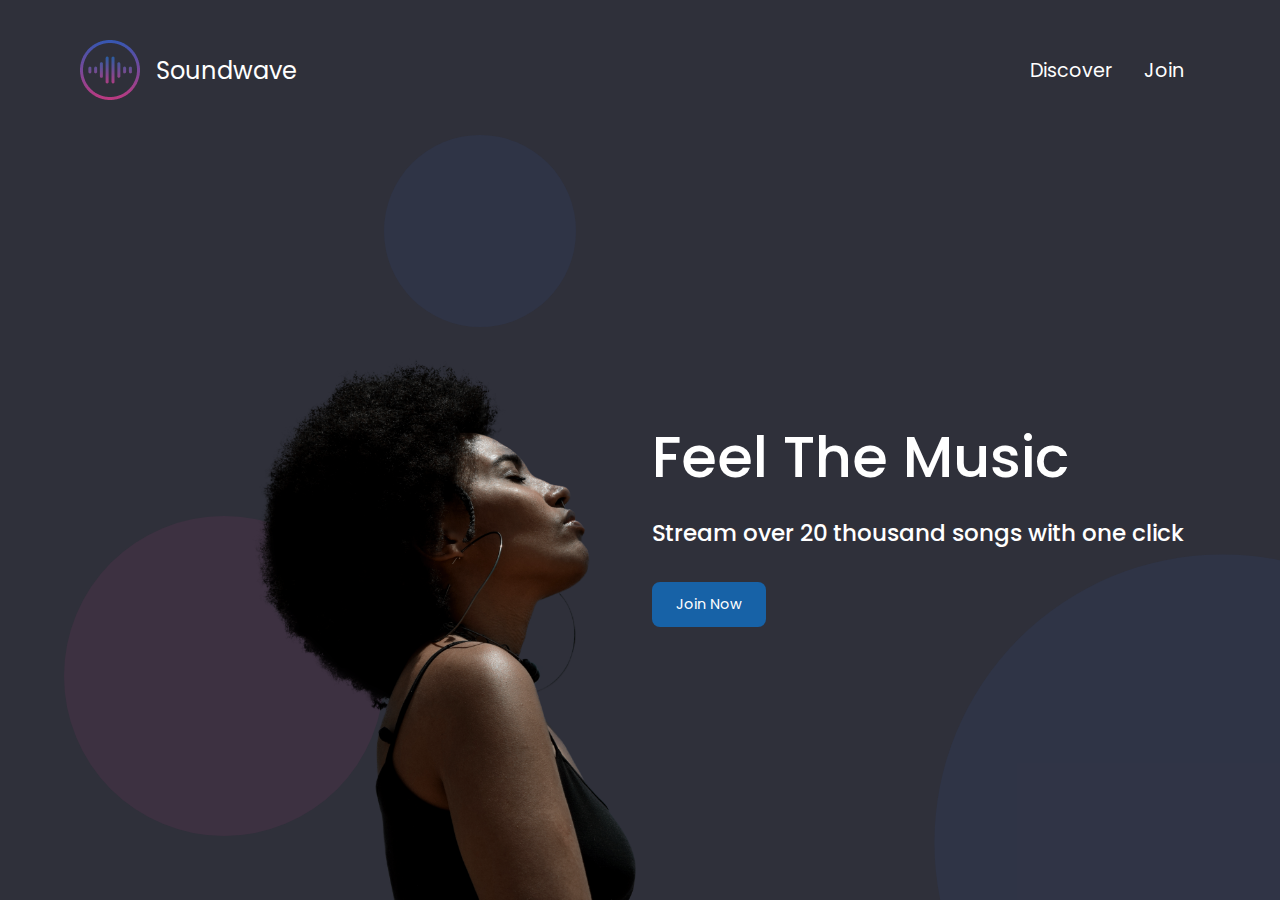
<file: index.html>
<!DOCTYPE html>
<html lang="en">
<head>
  <meta charset="UTF-8">
  <meta name="viewport" content="width=device-width, initial-scale=1.0">
  <meta http-equiv="X-UA-Compatible" content="ie=edge">
  <link href="style.css" rel="stylesheet">
  <link href="index.css" rel="stylesheet">
  <title>Soundwave</title>
</head>
<body class="container full-height-grow">
  <header class="main-header">
    <a href="/" class="brand-logo">
      <img src="images/logo.png">
      <div class="brand-logo-name">Soundwave</div>
    </a>
    <nav class="main-nav">
      <ul>
        <li><a href="discover.html">Discover</a></li>
        <li><a href="join.html">Join</a></li>
      </ul>
    </nav>
  </header>
  <section class="home-main-section">
    <div class="img-wrapper">
      <div class="lady-image"></div>
    </div>
    <div class="call-to-action">
      <h1 class="title">Feel The Music</h1>
      <span class="subtitle">Stream over 20 thousand songs with one click</span>
      <a href="join.html" class="btn">Join Now</a>
    </div>
  </section>
  <div class="home-page-circle-1"></div>
  <div class="home-page-circle-2"></div>
  <div class="home-page-circle-3"></div>
</body>
</html>
</file>
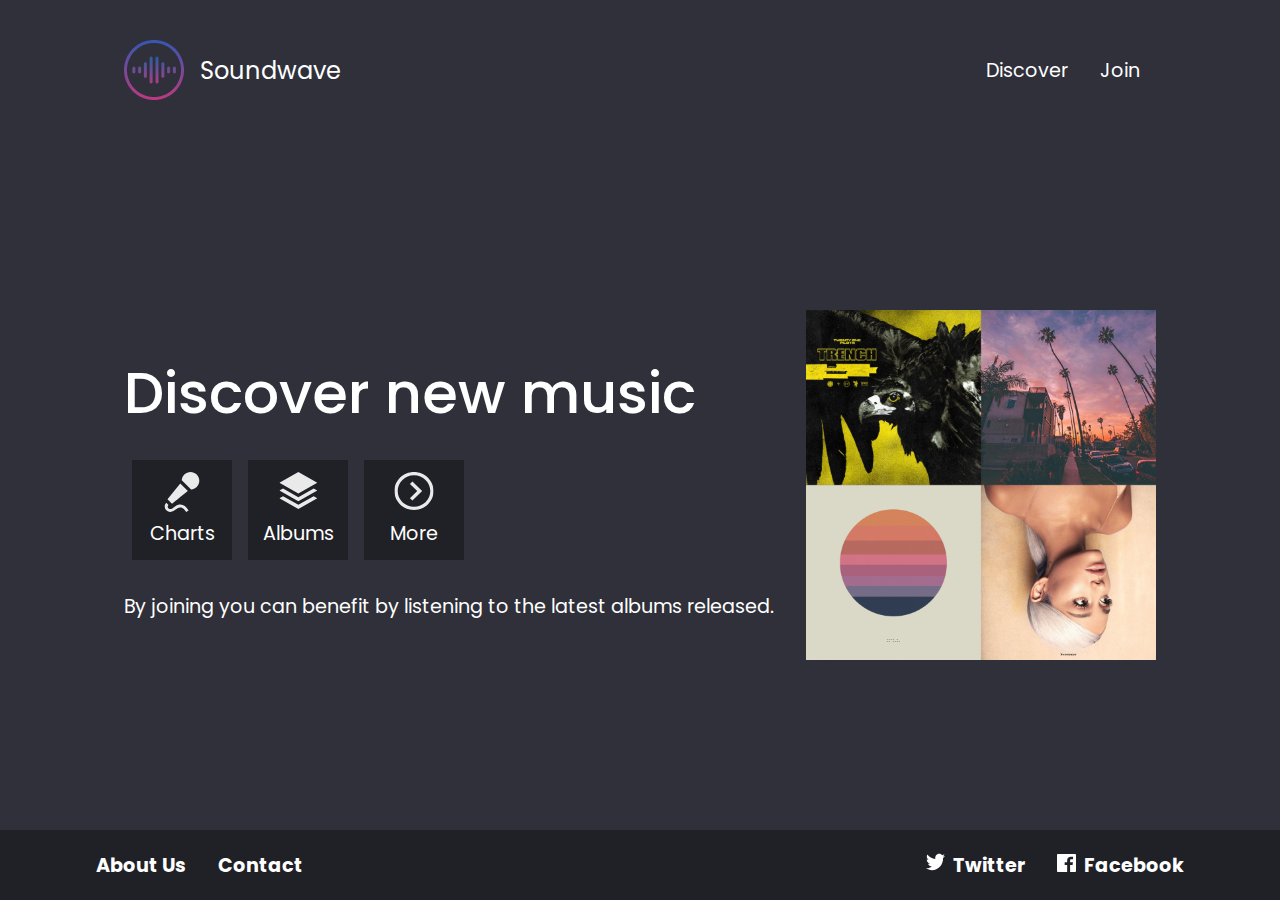
<file: discover.html>
<!DOCTYPE html>
<html lang="en">
<head>
  <meta charset="UTF-8">
  <meta name="viewport" content="width=device-width, initial-scale=1.0">
  <meta http-equiv="X-UA-Compatible" content="ie=edge">
  <link href="style.css" rel="stylesheet">
  <link href="discover.css" rel="stylesheet">
  <title>Soundwave - Discover</title>
</head>
<body class="full-height-grow">
  <div class="container full-height-grow">
    <header class="main-header">
      <a href="/" class="brand-logo">
        <img src="images/logo.png">
        <div class="brand-logo-name">Soundwave</div>
      </a>
      <nav class="main-nav">
        <ul>
          <li><a href="discover.html">Discover</a></li>
          <li><a href="join.html">Join</a></li>
        </ul>
      </nav>
    </header>
    <section class="discover-main-section">
      <div class="call-to-action">
        <h1 class="title">Discover new music</h1>
        <div class="icon-section">
          <div class="icon">
            <img src="images/microphone.svg">
            Charts
          </div>
          <div class="icon">
            <img src="images/albums.svg">
            Albums
          </div>
          <div class="icon">
            <img src="images/more.svg">
            More
          </div>
        </div>
        By joining you can benefit by listening to the latest albums released.
      </div>
      <img class="covers-image" src="images/covers.jpg">
    </section>
  </div>

  <footer class="main-footer">
    <div class="container">
      <nav class="footer-nav">
        <ul>
          <li><a href="#">About Us</a></li>
          <li><a href="#">Contact</a></li>
        </ul>
      </nav>
      <nav class="footer-nav">
        <ul>
          <li>
            <a href="#" class="social-link">
              <img src="images/twitter.svg">
              Twitter
            </a>
          </li>
          <li>
            <a href="#" class="social-link">
              <img src="images/facebook.svg">
              Facebook
            </a>
          </li>
        </ul>
      </nav>
    </div>
  </footer>
</body>
</html>
</file>
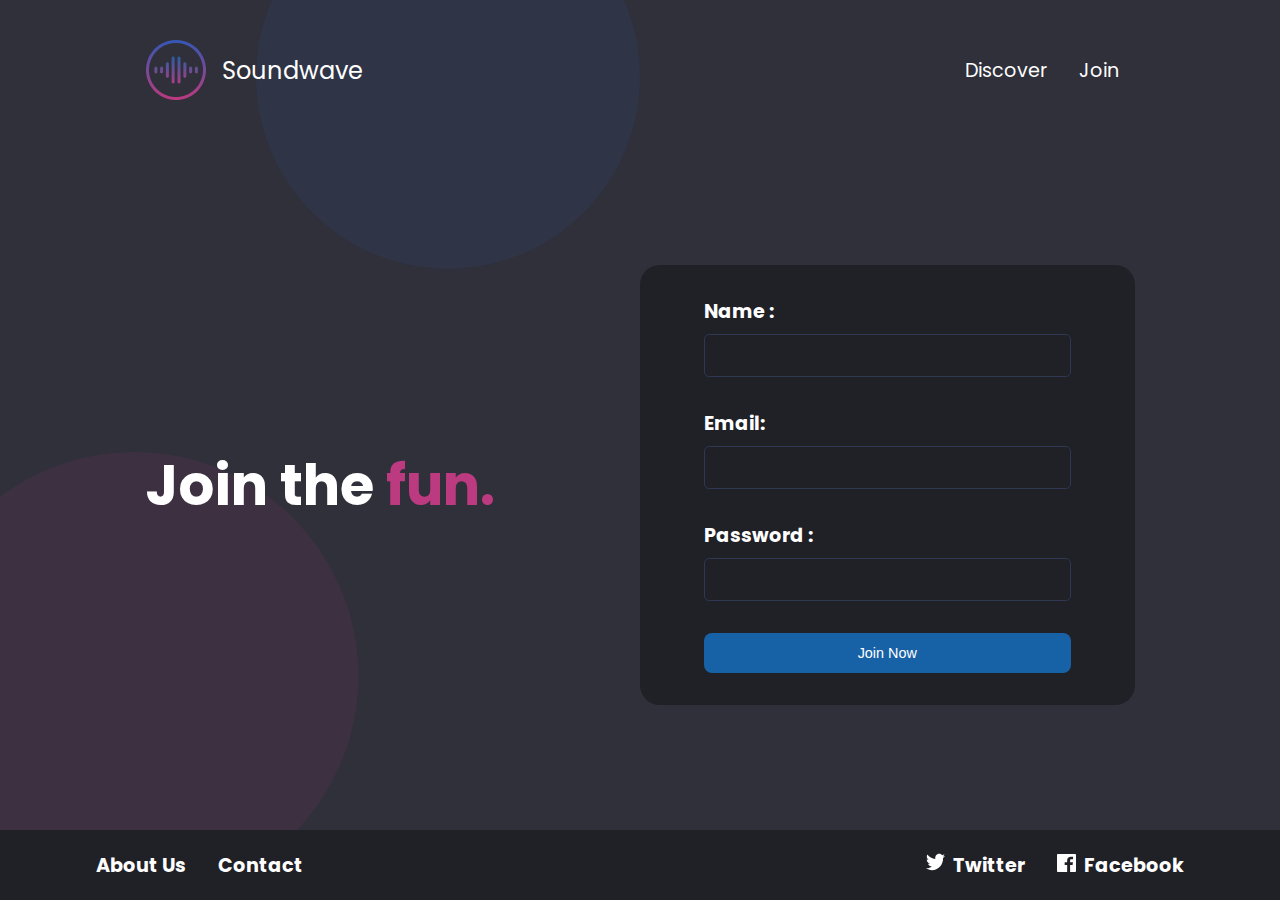
<file: join.html>
<!DOCTYPE html>
<html lang="en">
<head>
  <meta charset="UTF-8">
  <meta name="viewport" content="width=device-width, initial-scale=1.0">
  <meta http-equiv="X-UA-Compatible" content="ie=edge">
  <link href="style.css" rel="stylesheet">
  <link href="join.css" rel="stylesheet">
  <title>Soundwave - Join</title>
</head>
<body class="full-height-grow">
  <div class="container full-height-grow">
    <header class="main-header">
      <a href="/" class="brand-logo">
        <img src="images/logo.png">
        <div class="brand-logo-name">Soundwave</div>
      </a>
      <nav class="main-nav">
        <ul>
          <li><a href="discover.html">Discover</a></li>
          <li><a href="join.html">Join</a></li>
        </ul>
      </nav>
    </header>
    <section class="join-main-section">
      <h1 class="join-text">
        Join the
        <span class="accent-text">fun.</span>
      </h1>
      <form class="join-form">
        <div class="input-group">
          <label for="">Name :</label>
          <input type="email">
        </div>
        <div class="input-group">
          <label for="">Email:</label>
          <input type="email">
        </div>
        <div class="input-group">
          <label for="">Password :</label>
          <input type="password">
        </div>
        <div class="input-group">
         <button class="btn" type="submit"> Join Now</button>
        </div>
      </form>
    </section>

  </div>

  <div class="join-page-circle-1"></div>
  <div class="join-page-circle-2"></div>



  <footer class="main-footer">
    <div class="container">
      <nav class="footer-nav">
        <ul>
          <li><a href="#">About Us</a></li>
          <li><a href="#">Contact</a></li>
        </ul>
      </nav>
      <nav class="footer-nav">
        <ul>
          <li>
            <a href="#" class="social-link">
              <img src="images/twitter.svg">
              Twitter
            </a>
          </li>
          <li>
            <a href="#" class="social-link">
              <img src="images/facebook.svg">
              Facebook
            </a>
          </li>
        </ul>
      </nav>
    </div>
  </footer>
</body>
</html>
</file>
<file: style.css>
@import url('https://fonts.googleapis.com/css?family=Poppins:400,500,700');

*, *::before, *::after {
  box-sizing: border-box;
}

body {
  padding: 0;
  margin: 0;
  background-color: #2F303A;
  font-family: Poppins, sans-serif;
  font-size: 1.2rem;
  color: white;
  min-height: 100vh;
}

.full-height-grow {
  display: flex;
  flex-direction: column;
}

.brand-logo {
  display: flex;
  align-items: center;
  font-size: 1.25em;
  color: inherit;
  text-decoration: none;
}

.brand-logo-name {
  margin-left: 1rem;
}

.main-nav ul, .footer-nav ul {
  display: flex;
  margin: 0;
  padding: 0;
  list-style: none;
}

.main-nav a, .footer-nav a {
  color: inherit;
  text-decoration: none;
  padding: 1rem;
}

.main-nav a:hover, .footer-nav a:hover  {
  color: #adadad;
}

.main-header, .main-footer {
  display: flex;
  justify-content: space-between;
  align-items: center;
}

.main-header {
  height: 140px;
}

.main-footer {
  height: 70px;
  background-color: #202027;
  font-weight: bold;
}

.social-link img {
  width: 1em;
  margin-right: .25rem;
}

.main-footer .container {
  display: flex;
  justify-content: space-between;
}

.container {
  max-width: 1200px;
  margin: 0 auto;
  padding: 0 40px;
  flex-grow: 1;
}

.title {
  font-weight: 500;
  font-size: 3em;
  margin-bottom: 1rem;
  margin-top: 0;
}

.subtitle {
  font-weight: 500;
  font-size: 1.2em;
  margin-bottom: 2rem;
}

.btn {
  color: white;
  background-color: #1762A7;
  padding: .75rem 1.5rem;
  border-radius: .5rem;
  text-decoration: none;
  font-size: .9rem;
  outline: none;
  border: none;
  cursor: pointer;
}

.btn:hover {
  background-color: #2180d8;
}

.btn:focus {
  background-color: #2796ff;
}
</file>
<file: index.css>
.home-main-section {
    display: flex;
    align-items: stretch;
    justify-content: space-between;
    flex-grow: 1;
}

.home-main-section .img-wrapper {
    flex-grow: 1;
    flex-direction: column;
    display: flex;
    align-items: stretch;
    justify-content: flex-end;
}

.home-main-section .lady-image {
    background-image: url(/images/landing-page-girl.png);
    flex-grow: 1;
    max-height: 70vh;
    min-width: 30vw;
    background-size: contain;
    background-repeat: no-repeat;
    background-position: bottom left;
    align-self: flex-end;
}

.home-main-section .call-to-action {
    display: flex;
    flex-direction: column;
    align-items: flex-start;
    margin: 1rem;
    align-self: center;
}
@media (max-width: 980px) {
    .home-main-section .img-wrapper {
        display: none;
    }

    .home-main-section {
        justify-content: center;
    }

}

.home-page-circle-1 {
    position: absolute;
    width: 25vw;
    height: 25vw;
    border-radius: 50%;
    background: rgba(188, 58, 128, 0.1);
    bottom: 5vw;
    left: 5vw;
    z-index: -1;
}

.home-page-circle-2 {
    position: absolute;
    width: 15vw;
    height: 15vw;
    border-radius: 50%;
    background: rgba(52, 87, 178, 0.1);
    top: 15vh;
    left: 30vw;
    z-index: -1; 
}

.home-page-circle-3 {
    position: absolute;
    width: 45vw;
    overflow: hidden;
    height: 45vw;
    
    bottom: 0;
    right: 0;
    z-index: -1; 
}

.home-page-circle-3::before {

    content: '';
    transform: translate(40%, 40%);
    position: absolute;
    height: 100%;
    width: 100%;
    border-radius: 50%;
    background-color: rgba(52, 87, 178, 0.1);
}
</file>
<file: discover.css>
.discover-main-section {
    display: flex;
    align-items: center;
    justify-content: space-between;
    flex-grow: 1;
  }
  
  .discover-main-section .covers-image {
    width: 30vw;
    margin-left: 2rem;
    height: auto;
    max-width: 350px;
  }
  
  .icon-section {
    display: flex;
  }
  
  .icon {
    display: flex;
    flex-direction: column;
    justify-content: space-between;
    align-items: center;
    margin: .5rem;
    padding: .75rem;
    width: 100px;
    height: 100px;
    background-color: #202027;
    margin-bottom: 2rem;
  }
  
  .icon img {
    width: 40px;
  }
  
  @media (max-width: 800px) {
    .discover-main-section {
      flex-direction: column;
      justify-content: center;
    }
  
    .discover-main-section .covers-image {
      margin-top: 2rem;
      height: 30vh;
      width: auto;
    }

    .call-to-action .title {
        text-align: center;
    }

    .call-to-action .icon-section {
        display: flex;
        justify-content: center;
    }
  }
</file>
<file: join.css>
.join-main-section {
    display: flex;
    justify-content: space-between;
    align-items: center;
    flex-grow: 1;
}

.join-text {
    font-size: 3.5rem;
    font-weight: bold;
    margin: 0;
}

.accent-text {
    color: #BC3A80;
}

.join-form {
    background-color: #202027 ;
    width: 50vw;
    max-width: 50%;
    padding: 2rem 4rem;
    border-radius: 20px;
}

.input-group {
    margin-bottom: 2rem;
    display: flex;
    flex-direction: column;
}

.input-group:last-child {
    margin-bottom: 0;
}

.input-group label {
    font-weight: bold;
    margin-bottom: .5rem;
}

.input-group input{
    outline: none;
    background: none;
    border: 1px solid #2e3852;
    font-size: 1em;
    padding: .5em;
    color: inherit;
    border-radius: 5px;
}

.input-group input:focus{
    border-color: #596da0 ;
}

@media (max-width: 900px) {
    .join-main-section {
        flex-direction: column;
        justify-content: center;
    }
    .join-form {
        width: 80vw;
        max-width: inherit;
        margin: 2rem 0;
    }
}


.join-page-circle-1 {
    position: absolute;
    overflow: hidden;
    width: 35vw;
    height: 35vw;
    bottom: 0;
    left: 0;
    z-index: -1;
  }
  
  .join-page-circle-1::before {
    content: '';
    transform: translateX(-20%);
    position: absolute;
    height: 100%;
    width: 100%;
    border-radius: 50%;
    background-color: rgb(188, 58, 128, .1);
  }
  
  .join-page-circle-2 {
    position: absolute;
    overflow: hidden;
    width: 30vw;
    height: 30vw;
    top: 0;
    left: 20vw;
    z-index: -1;
  }
  
  .join-page-circle-2::before {
    content: '';
    transform: translateY(-30%);
    position: absolute;
    height: 100%;
    width: 100%;
    border-radius: 50%;
    background-color: rgb(52, 87, 178, .1);
  }
</file>
